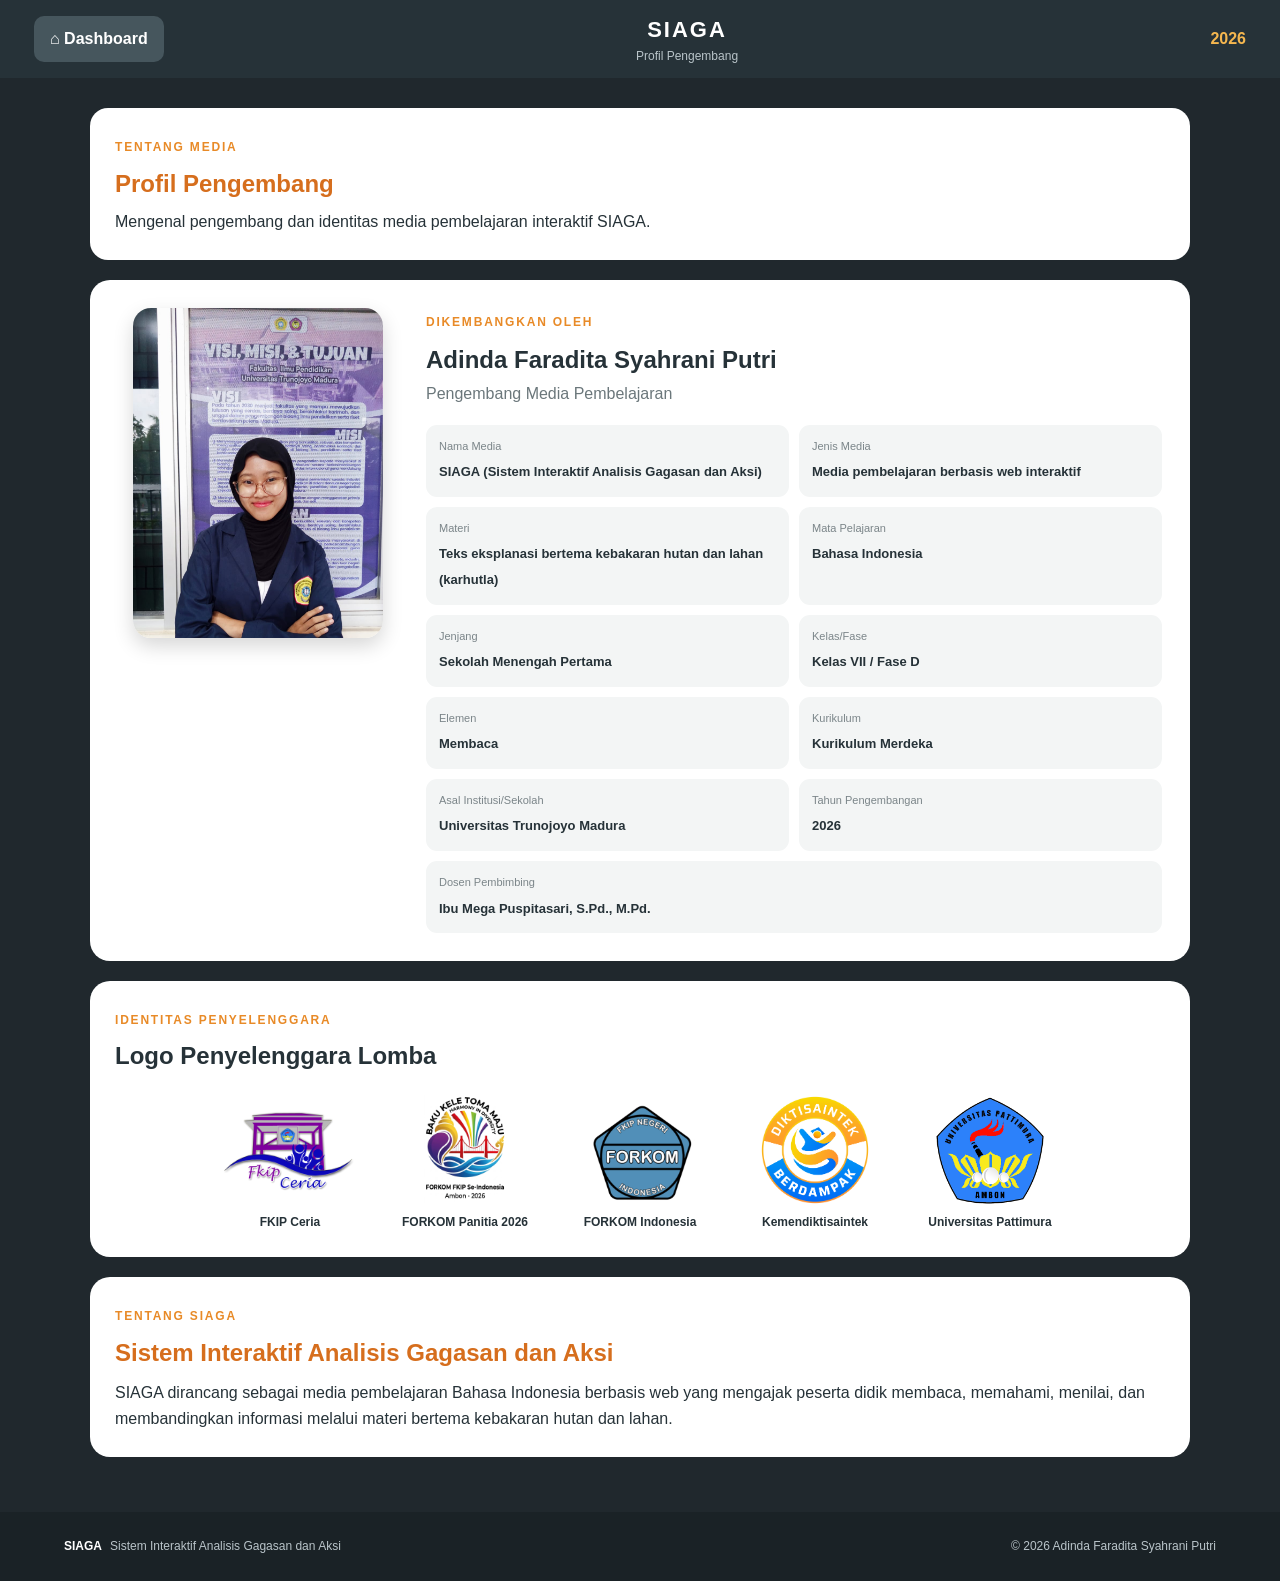
<file: profil.html>
<!DOCTYPE html><html lang="id"><head><meta charset="UTF-8"><meta name="viewport" content="width=device-width,initial-scale=1.0"><title>Profil Pengembang - SIAGA</title><link rel="stylesheet" href="style.css"></head><body class="profile-page"><header class="level-header"><button class="nav-btn" onclick="location.href='dashboard.html'">⌂ Dashboard</button><div class="level-brand"><b>SIAGA</b><small>Profil Pengembang</small></div><div class="score-mini">2026</div></header><main class="profile-container"><section class="profile-hero"><span class="eyebrow">TENTANG MEDIA</span><h1>Profil Pengembang</h1><p>Mengenal pengembang dan identitas media pembelajaran interaktif SIAGA.</p></section><section class="developer-card"><div class="developer-photo-wrap"><img class="developer-photo" src="assets/logos/saya.jpeg" alt="Foto pengembang SIAGA"></div><div class="developer-info"><span class="eyebrow">DIKEMBANGKAN OLEH</span><h2>Adinda Faradita Syahrani Putri</h2><p class="developer-role">Pengembang Media Pembelajaran</p><div class="identity-grid"><div><span>Nama Media</span><b>SIAGA (Sistem Interaktif Analisis Gagasan dan Aksi)</b></div><div><span>Jenis Media</span><b>Media pembelajaran berbasis web interaktif</b></div><div><span>Materi</span><b>Teks eksplanasi bertema kebakaran hutan dan lahan (karhutla)</b></div><div><span>Mata Pelajaran</span><b>Bahasa Indonesia</b></div><div><span>Jenjang</span><b>Sekolah Menengah Pertama</b></div><div><span>Kelas/Fase</span><b>Kelas VII / Fase D</b></div><div><span>Elemen</span><b>Membaca</b></div><div><span>Kurikulum</span><b>Kurikulum Merdeka</b></div><div><span>Asal Institusi/Sekolah</span><b>Universitas Trunojoyo Madura</b></div><div><span>Tahun Pengembangan</span><b>2026</b></div><div class="identity-wide"><span>Dosen Pembimbing</span><b>Ibu Mega Puspitasari, S.Pd., M.Pd.</b></div></div></div></section><section class="organizer-section"><div class="section-title"><div><span class="eyebrow">IDENTITAS PENYELENGGARA</span><h2>Logo Penyelenggara Lomba</h2></div></div><div class="organizer-logos"><div class="organizer-logo"><img src="assets/logos/fkip.png" alt="Logo FKIP Ceria"><span>FKIP Ceria</span></div><div class="organizer-logo"><img src="assets/logos/logo-forkom-panitia-2026.jpeg" alt="Logo FORKOM Panitia Tahun 2026"><span>FORKOM Panitia 2026</span></div><div class="organizer-logo"><img src="assets/logos/logo-forkom.png" alt="Logo FORKOM Indonesia"><span>FORKOM Indonesia</span></div><div class="organizer-logo"><img src="assets/logos/logo-kemendiktisaintek.png" alt="Logo Kemendiktisaintek"><span>Kemendiktisaintek</span></div><div class="organizer-logo"><img src="assets/logos/logo-universitas-pattimura.png" alt="Logo Universitas Pattimura"><span>Universitas Pattimura</span></div></div></section><section class="media-description-card"><span class="eyebrow">TENTANG SIAGA</span><h2>Sistem Interaktif Analisis Gagasan dan Aksi</h2><p>SIAGA dirancang sebagai media pembelajaran Bahasa Indonesia berbasis web yang mengajak peserta didik membaca, memahami, menilai, dan membandingkan informasi melalui materi bertema kebakaran hutan dan lahan.</p></section></main><footer class="site-footer"><div class="footer-brand"><b>SIAGA</b><span>Sistem Interaktif Analisis Gagasan dan Aksi</span></div><span>© 2026 Adinda Faradita Syahrani Putri</span></footer></body></html>
</file>
<file: style.css>
*{box-sizing:border-box;margin:0;padding:0}html{scroll-behavior:smooth}body{font-family:"Segoe UI",Arial,sans-serif;background:#20282d;color:#263238;line-height:1.6}button,input,select,textarea{font:inherit}button{cursor:pointer}a{color:inherit;text-decoration:none}.eyebrow{display:inline-block;color:#e88a27;font-size:12px;font-weight:900;letter-spacing:1.8px}.eyebrow.light{color:#f4b04d}.btn-primary{border:0;border-radius:12px;background:#ec7c22;color:#fff;font-weight:800;padding:13px 20px}.btn-primary:hover{background:#d96f19;transform:translateY(-1px)}.btn-secondary{border:0;border-radius:12px;background:#eef1f2;color:#263238;font-weight:800;padding:13px 20px}.btn-secondary:hover{background:#fff}.btn-primary.full{width:100%;margin-top:20px}.nav-btn{border:0;border-radius:10px;background:#46565d;color:#fff;padding:10px 16px;font-weight:700}.nav-btn:hover{background:#5a6b72}.error-message{color:#c62828;margin-top:12px;font-size:14px}.success-text{color:#287443;font-weight:700;margin-top:12px}

/* LOGO PENYELENGGARA */
.login-organizers,.organizer-strip,.organizer-mini-strip{background:#fff}.login-organizers{position:absolute;top:18px;left:50%;transform:translateX(-50%);display:flex;justify-content:center;align-items:center;gap:18px;width:min(700px,94%);padding:10px 18px;border-radius:18px;box-shadow:0 8px 25px rgba(0,0,0,.14)}.login-organizers img{width:58px;height:58px;object-fit:contain}.organizer-strip{display:flex;justify-content:center;align-items:center;gap:18px;padding:10px 24px;min-height:58px}.organizer-label{font-size:12px;font-weight:900;letter-spacing:1.4px;color:#68767c}.organizer-strip-logos{display:flex;align-items:center;gap:16px}.organizer-strip img,.organizer-mini-strip img{width:50px;height:42px;object-fit:contain}.organizer-mini-strip{display:flex;align-items:center;justify-content:center;gap:14px;padding:8px 20px;min-height:58px;border-bottom:1px solid #e1e4e5}.organizer-mini-strip a{margin-left:12px;padding:8px 13px;border-radius:9px;background:#263238;color:#fff;font-size:12px;font-weight:800}.organizer-mini-strip a:hover{background:#e67e22} 
    .login-organizers img:first-child {
    transform: scale(1.9);
}
.organizer-strip img,
.organizer-mini-strip img {
    width: 50px;
    height: 42px;
    object-fit: contain;
}

.organizer-strip img:first-child {
    transform: scale(2.1);
}

/* LOGIN */
.login-page{min-height:100vh;padding:100px 20px 40px;background:linear-gradient(rgba(24,35,36,.88),rgba(24,35,36,.94)),url("background-karhutla.png") center/cover;display:flex;align-items:center;justify-content:center;position:relative}.login-card{width:min(440px,94%);padding:36px;border-radius:24px;background:rgba(255,255,255,.98);text-align:center;box-shadow:0 18px 50px rgba(0,0,0,.3)}.login-logo{width:76px;height:76px;margin:0 auto 16px;display:grid;place-items:center;border-radius:20px;background:#f5b74f;font-size:42px}.login-card h1{margin-top:8px;letter-spacing:4px;color:#263238;font-size:38px}.login-subtitle{color:#718096;margin:8px 0 24px}.login-card form{text-align:left}.login-card label{display:block;margin:14px 0 7px;font-weight:800;color:#344054}.login-card input,.login-card select{width:100%;padding:13px;border:1px solid #cbd5e1;border-radius:10px;font-size:15px;background:#fff}.login-profile-link{position:absolute;bottom:22px;color:#fff;text-decoration:underline;font-size:14px}

/* DASHBOARD */
.dashboard-page{display:block;min-height:100vh;padding:0;background:#20282d}.topbar{min-height:82px;padding:0 34px;display:flex;align-items:center;justify-content:space-between;background:#263238;color:#fff}.brand{display:flex;align-items:center;gap:12px}.brand strong{display:block;font-size:27px;letter-spacing:2px}.brand small{display:block;color:#b9c4c9;font-size:12px}.logo-mark{width:52px;height:52px;display:grid;place-items:center;border-radius:15px;background:#f5b74f;font-size:28px}.profile-area{display:flex;align-items:center;gap:12px}.profile-avatar{width:46px;height:46px;border-radius:50%;display:grid;place-items:center;background:#f4c275;font-size:27px}.profile-area strong{display:block;font-size:15px}.profile-area small{display:block;color:#b9c4c9;font-size:12px}.profile-link{border:0;border-radius:10px;background:#fff;color:#263238;padding:11px 15px;font-weight:800}.logout-button{border:0;border-radius:10px;background:#54656c;color:#fff;padding:11px 15px}.dashboard-container{width:min(1300px,94%);margin:0 auto;padding:26px 0 50px}.hero-section{position:relative;min-height:420px;overflow:hidden;border-radius:25px;background:linear-gradient(90deg,rgba(28,40,45,.98),rgba(28,40,45,.82));color:#fff;display:flex;align-items:center;justify-content:space-between;padding:55px}.hero-section:after{content:"";position:absolute;inset:auto -80px -180px auto;width:420px;height:420px;border-radius:50%;background:rgba(236,124,34,.09)}.hero-copy{position:relative;z-index:1;max-width:720px}.hero-copy h1{margin:10px 0 14px;font-size:clamp(36px,5vw,58px);line-height:1.08}.hero-copy>p{max-width:690px;color:#e7ecec;font-size:17px;line-height:1.7}.hero-actions{display:flex;gap:14px;margin-top:28px}.btn-primary.big{width:auto;margin-top:0;padding:15px 24px}.hero-character{position:relative;z-index:1;width:330px;display:flex;flex-direction:column;align-items:center;gap:16px}.character-circle{width:190px;height:190px;display:grid;place-items:center;border-radius:50%;background:#f5b74f;font-size:95px}.speech{max-width:300px;padding:17px 22px;border-radius:20px;background:#fff;color:#263238;text-align:center;font-weight:800;box-shadow:0 8px 20px rgba(0,0,0,.18)}.dashboard-grid{display:grid;gap:16px}.four-features{grid-template-columns:repeat(4,1fr);margin:20px 0}.feature-card{display:flex;align-items:center;gap:14px;padding:20px;border:0;border-radius:17px;background:#fff;color:#263238;text-align:left;box-shadow:0 7px 15px rgba(0,0,0,.08)}.feature-card:hover{transform:translateY(-3px)}.feature-card>span{font-size:31px}.feature-card b,.feature-card small{display:block}.feature-card small{margin-top:4px;color:#6d797d}.progress-card{display:flex;justify-content:space-between;align-items:center;gap:20px;padding:25px;border-radius:20px;background:#303b40;color:#fff}.progress-card h2{margin:7px 0}.progress-card p{color:#c7d0d3}.score-badge{min-width:130px;padding:15px;border-radius:15px;text-align:center;background:#45545a}.score-badge span{display:block;font-size:13px;color:#c7d0d3}.score-badge strong{display:block;margin-top:5px;color:#f5b74f;font-size:34px}.mission-section{margin-top:20px;padding:25px;border-radius:20px;background:#dfe3e1}.section-title{display:flex;justify-content:space-between;align-items:end;margin-bottom:20px}.section-title h2{margin-top:5px}.mission-count{padding:8px 13px;border-radius:15px;background:#f4b04d;font-weight:900}.level-map{display:grid;grid-template-columns:repeat(5,1fr);gap:15px}.level-card{min-height:170px;padding:16px 12px;border:0;border-radius:18px;background:#fff;color:#263238;box-shadow:0 7px 15px rgba(39,53,58,.15);text-align:center}.level-card:hover:not(.locked){transform:translateY(-4px)}.level-card.locked{filter:grayscale(.6);opacity:.65;cursor:not-allowed}.level-card.done{outline:3px solid #67a86e}.level-icon{width:62px;height:62px;display:grid;place-items:center;margin:0 auto 10px;border-radius:50%;background:#f0a342;font-size:30px}.level-card small,.level-card b,.level-card em{display:block}.level-card small{color:#8b9696;font-size:12px}.level-card b{margin:6px 0;font-size:14px}.level-card em{font-style:normal;color:#6c7779;font-size:11px}.site-footer{display:flex;justify-content:space-between;gap:15px;padding:25px 5%;background:#1a2226;color:#b9c4c9;font-size:12px}.footer-brand b{color:#fff;margin-right:8px}

/* MODAL */
.modal{position:fixed;inset:0;z-index:50;display:none;align-items:center;justify-content:center;padding:20px;background:rgba(0,0,0,.65)}.modal.show{display:flex}.modal-content{position:relative;width:min(650px,95%);max-height:85vh;overflow-y:auto;padding:30px;border-radius:20px;background:#fff;color:#27343a}.modal-content h2{margin-bottom:18px;color:#d66e1d}.modal-content p,.modal-content li{line-height:1.7}.modal-content li{margin-bottom:10px}.close-modal{position:absolute;right:14px;top:12px;border:0;border-radius:50%;padding:3px 10px;background:#eceff0;color:#37474f;font-size:25px}

/* LEVEL */
body.level-page{display:block;min-height:100vh;background:#20282d;color:#263238;padding:0}.level-header{min-height:78px;padding:12px 34px;display:flex;align-items:center;justify-content:space-between;background:#263238;color:#fff}.level-header-left{display:flex;gap:9px}.reflection-btn{background:#53656d}.level-brand{text-align:center}.level-brand b{display:block;font-size:22px;letter-spacing:2px}.level-brand small{display:block;color:#b9c4c9;font-size:12px}.score-mini{font-weight:900;color:#f5b74f}.level-progress-section{padding:24px 5%;background:#e1e4e3}.progress-info{display:flex;align-items:end;justify-content:space-between;gap:20px}.progress-info h1{margin-top:5px;font-size:25px}.progress-info>b{color:#5c686d}.progress-bar{width:100%;height:12px;margin-top:15px;border-radius:10px;overflow:hidden;background:#c8cecc}.progress{height:100%;width:20%;background:#e67e22;transition:width .4s}.level-dots{display:flex;justify-content:space-between;gap:10px;margin-top:13px}.level-dot{width:14px;height:14px;border-radius:50%;background:#aab3b1}.active-dot{background:#e67e22;box-shadow:0 0 0 4px rgba(230,126,34,.18)}.completed-dot{background:#55a461}.level-main-container{width:min(1000px,94%);margin:0 auto;padding:30px 0 55px}.level-title-box,.narasi-box,.dialog-box,.materi-wrapper,.tugas-box,.soal-box,.narasi-penutup{width:100%;margin-bottom:20px;padding:24px;border-radius:18px;background:#fff;box-shadow:0 7px 18px rgba(0,0,0,.12)}.level-title-box h2{margin-top:7px;color:#d66e1d;font-size:30px}.narasi-box h3,.dialog-box h3,.tugas-box h3,.soal-box h3,.narasi-penutup h3{margin-bottom:14px;color:#d66e1d}.narasi-box p,.dialog-box p,.tugas-box p,.narasi-penutup p{line-height:1.75}.dialog-item{margin-bottom:12px;padding:15px;border-radius:12px;background:#eef7fb}.dialog-item strong{display:block;margin-bottom:5px;color:#1976a8}.materi-wrapper .teks-box{display:block;margin-bottom:18px;padding:20px;border-radius:14px;background:#fff8ec;border-left:5px solid #e67e22}.teks-box h4{margin:10px 0;color:#a95113}.teks-box p,.teks-box li{line-height:1.8;text-align:justify}.teks-gambar{display:block;width:min(100%,650px);max-height:380px;height:auto;object-fit:contain;margin:0 auto 18px;border-radius:14px;background:#f1f3f3;padding:6px;box-shadow:0 4px 12px rgba(0,0,0,.12)}.soal-box{background:#fff7eb;border:2px solid #f1a347}.soal-header{display:flex;justify-content:space-between;align-items:center;margin-bottom:20px}.soal-kicker{font-size:11px;font-weight:900;letter-spacing:1.5px;color:#d66e1d}.soal-badge{padding:7px 11px;border-radius:12px;background:#f5b74f;font-size:12px;font-weight:900}.soal-item{padding:20px;margin-top:16px;border-radius:14px;background:#fff;border:1px solid #e6e8e8}.nomor-soal{display:inline-block;margin-bottom:8px;padding:5px 9px;border-radius:8px;background:#263238;color:#fff;font-size:11px;font-weight:900}.soal-pertanyaan{font-size:17px;font-weight:800;line-height:1.55;margin-bottom:14px}.pilihan-ganda{display:grid;gap:10px}.opsi-jawaban{display:flex;align-items:center;gap:11px;padding:12px;border:1px solid #dce1e2;border-radius:11px;background:#fff;cursor:pointer}.opsi-jawaban:hover{border-color:#e67e22;background:#fff9f1}.opsi-jawaban input{accent-color:#e67e22}.opsi-huruf{width:29px;height:29px;display:grid;place-items:center;border-radius:50%;background:#eef1f2;font-weight:900}.opsi-text{flex:1}.esai-textarea,.reflection-area{width:100%;min-height:150px;padding:13px;border:1px solid #ccd4d7;border-radius:11px;resize:vertical;line-height:1.6}.esai-textarea:focus,.reflection-area:focus{outline:2px solid rgba(230,126,34,.2);border-color:#e67e22}.rubrik-box{margin:12px 0 15px;padding:14px;border-radius:11px;background:#fff4db;border-left:4px solid #e67e22}.rubrik-box li{margin-left:20px}.klasifikasi-petunjuk{margin-bottom:14px;padding:10px 12px;border-radius:10px;background:#f1f4f4;font-size:13px}.klasifikasi-container{display:grid;grid-template-columns:repeat(3,1fr);gap:12px}.klasifikasi-kolom{min-height:150px;padding:13px;border:2px dashed #ccd3d3;border-radius:12px;background:#f9faf9}.klasifikasi-kolom h4{margin-bottom:10px;font-size:14px;text-align:center}.klasifikasi-item{padding:10px;margin-bottom:8px;border-radius:9px;background:#fff;border:1px solid #d9dede;cursor:pointer;font-size:13px}.klasifikasi-item:hover{background:#fff3df;border-color:#e67e22}.btn-submit{width:100%;margin-top:15px;border:0;border-radius:12px;background:#e67e22;color:#fff;padding:14px 20px;font-weight:900}.btn-submit:disabled{opacity:.55;cursor:not-allowed}.feedback-box{width:100%;margin:20px 0;padding:18px;border-radius:14px;line-height:1.6}.feedback-benar{background:#e4f7ea;border:1px solid #54b879;color:#216b3b}.feedback-salah{background:#fff0ed;border:1px solid #e37b68;color:#963d2d}.narasi-penutup{background:#eff8ef;border:1px solid #7bb981}.level-navigation{display:flex;justify-content:space-between;gap:18px;margin-top:25px}.level-navigation button{min-width:170px}.level-navigation button:disabled{opacity:.45;cursor:not-allowed}
.organizer-mini-strip img:first-child {
    transform: scale(2.2);
}
/* EVALUASI */
.evaluation-container{width:min(900px,94%);margin:0 auto;padding:30px 0 55px}.evaluation-hero{padding:26px;border-radius:18px;background:#fff;margin-bottom:20px}.evaluation-hero h1{margin:7px 0;color:#d66e1d}.eval-question{padding:20px;margin-bottom:15px;border-radius:15px;background:#fff;border:1px solid #dce1e2}.eval-question>span{font-size:11px;font-weight:900;color:#d66e1d}.eval-question h3{margin:6px 0 14px;font-size:17px}.eval-question label{display:flex;align-items:center;gap:10px;padding:10px;margin-top:8px;border:1px solid #e0e4e5;border-radius:10px}.eval-question label:hover{background:#fff7ed;border-color:#e67e22}.eval-question input{accent-color:#e67e22}.result-card{margin-top:20px;padding:25px;border-radius:18px;background:#fff}.result-card.pass{border:2px solid #62a66b}.result-card.retry{border:2px solid #e1a05e}.result-card h2{margin-bottom:8px}

/* REFLEKSI */
.reflection-page{min-height:100vh;padding:0;background:#20282d}.reflection-topbar{display:flex;justify-content:space-between;align-items:center;padding:15px 5%;background:#263238;color:#fff}.reflection-topbar a{font-weight:800}.reflection-container{width:min(800px,94%);margin:35px auto;padding:35px;border-radius:22px;background:#fff;text-align:center}.reflection-logo{font-size:50px;margin-bottom:5px}.reflection-container h1{margin:6px 0 12px;color:#d66e1d}.reflection-container>p{color:#647176}.reflection-prompts{display:grid;grid-template-columns:repeat(3,1fr);gap:10px;margin:22px 0}.reflection-prompts span{padding:12px;border-radius:11px;background:#fff5e8;font-size:13px}.reflection-container textarea{min-height:230px;text-align:left}.reflection-container .btn-primary{margin-top:15px}

/* PROFIL */
.profile-page{min-height:100vh;padding:0;background:#20282d}.profile-container{width:min(1100px,94%);margin:0 auto;padding:30px 0 55px}.profile-hero{padding:25px;border-radius:18px;background:#fff;margin-bottom:20px}.profile-hero h1{margin:6px 0;color:#d66e1d}.developer-card{display:grid;grid-template-columns:280px 1fr;gap:28px;padding:28px;border-radius:20px;background:#fff}.developer-photo-wrap{display:flex;align-items:flex-start;justify-content:center}.developer-photo{width:250px;height:330px;object-fit:cover;object-position:center top;border-radius:18px;box-shadow:0 8px 20px rgba(0,0,0,.16)}.developer-info h2{margin:7px 0 2px;color:#263238}.developer-role{color:#6b777b;margin-bottom:18px}.identity-grid{display:grid;grid-template-columns:repeat(2,1fr);gap:10px}.identity-grid>div{padding:13px;border-radius:11px;background:#f3f5f5}.identity-grid span{display:block;color:#7b8589;font-size:11px;margin-bottom:3px}.identity-grid b{font-size:13px}.identity-wide{grid-column:1/-1}.organizer-section,.media-description-card{margin-top:20px;padding:25px;border-radius:20px;background:#fff}.organizer-logos{display:flex;flex-wrap:wrap;justify-content:center;gap:25px;margin-top:20px}.organizer-logo{width:150px;display:flex;flex-direction:column;align-items:center;gap:8px;text-align:center;font-size:12px;font-weight:800}.organizer-logo img{width:110px;height:110px;object-fit:contain}.media-description-card h2{margin:6px 0 8px;color:#d66e1d}
.organizer-logo:first-child img {
    transform: scale(1.8);
}
@media(max-width:900px){.four-features{grid-template-columns:repeat(2,1fr)}.level-map{grid-template-columns:repeat(2,1fr)}.hero-section{padding:38px}.hero-character{width:270px}.developer-card{grid-template-columns:1fr}.developer-photo-wrap{justify-content:flex-start}.klasifikasi-container{grid-template-columns:1fr}.reflection-prompts{grid-template-columns:1fr}.organizer-strip{flex-wrap:wrap}.organizer-label{width:100%;text-align:center}.organizer-mini-strip{flex-wrap:wrap}.topbar{gap:12px}.profile-area>div:nth-child(2),.profile-link{display:none}}
@media(max-width:650px){.topbar{padding:12px 15px}.brand strong{font-size:20px}.brand small{font-size:10px}.profile-avatar{width:38px;height:38px;font-size:22px}.hero-section{min-height:auto;flex-direction:column;align-items:flex-start;padding:30px;gap:30px}.hero-copy h1{font-size:35px}.hero-actions{flex-direction:column}.btn-primary.big,.hero-actions .btn-secondary{width:100%}.hero-character{width:100%}.character-circle{width:140px;height:140px;font-size:70px}.four-features,.level-map{grid-template-columns:1fr}.progress-card{align-items:flex-start;flex-direction:column}.score-badge{width:100%}.level-header{padding:12px 15px}.level-header-left{gap:5px}.level-brand{display:none}.level-navigation{flex-direction:column}.level-navigation button{width:100%}.login-organizers img{width:45px;height:45px}.login-organizers{gap:7px}.login-card{padding:28px 22px}.identity-grid{grid-template-columns:1fr}.identity-wide{grid-column:auto}.developer-photo{width:220px;height:290px}.organizer-logos{gap:15px}.organizer-strip img,.organizer-mini-strip img{width:43px;height:36px}}
</file>
